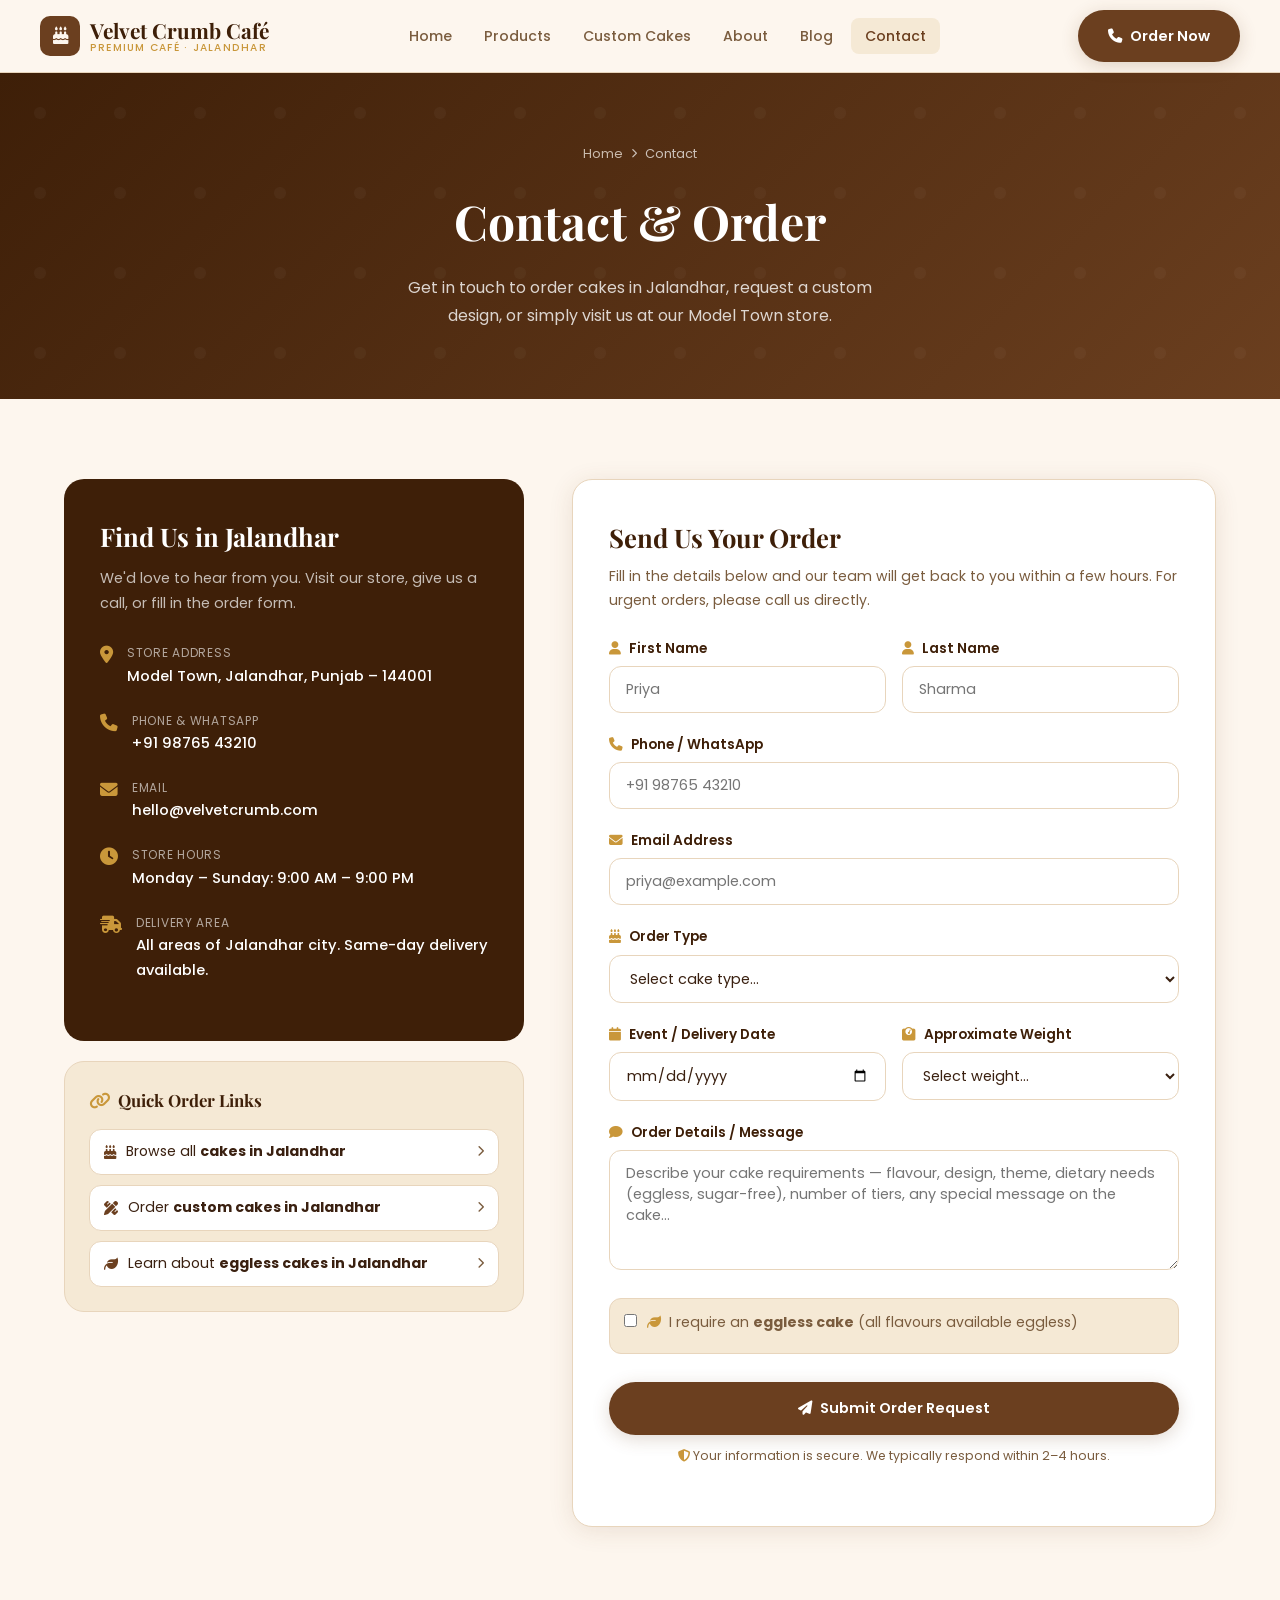
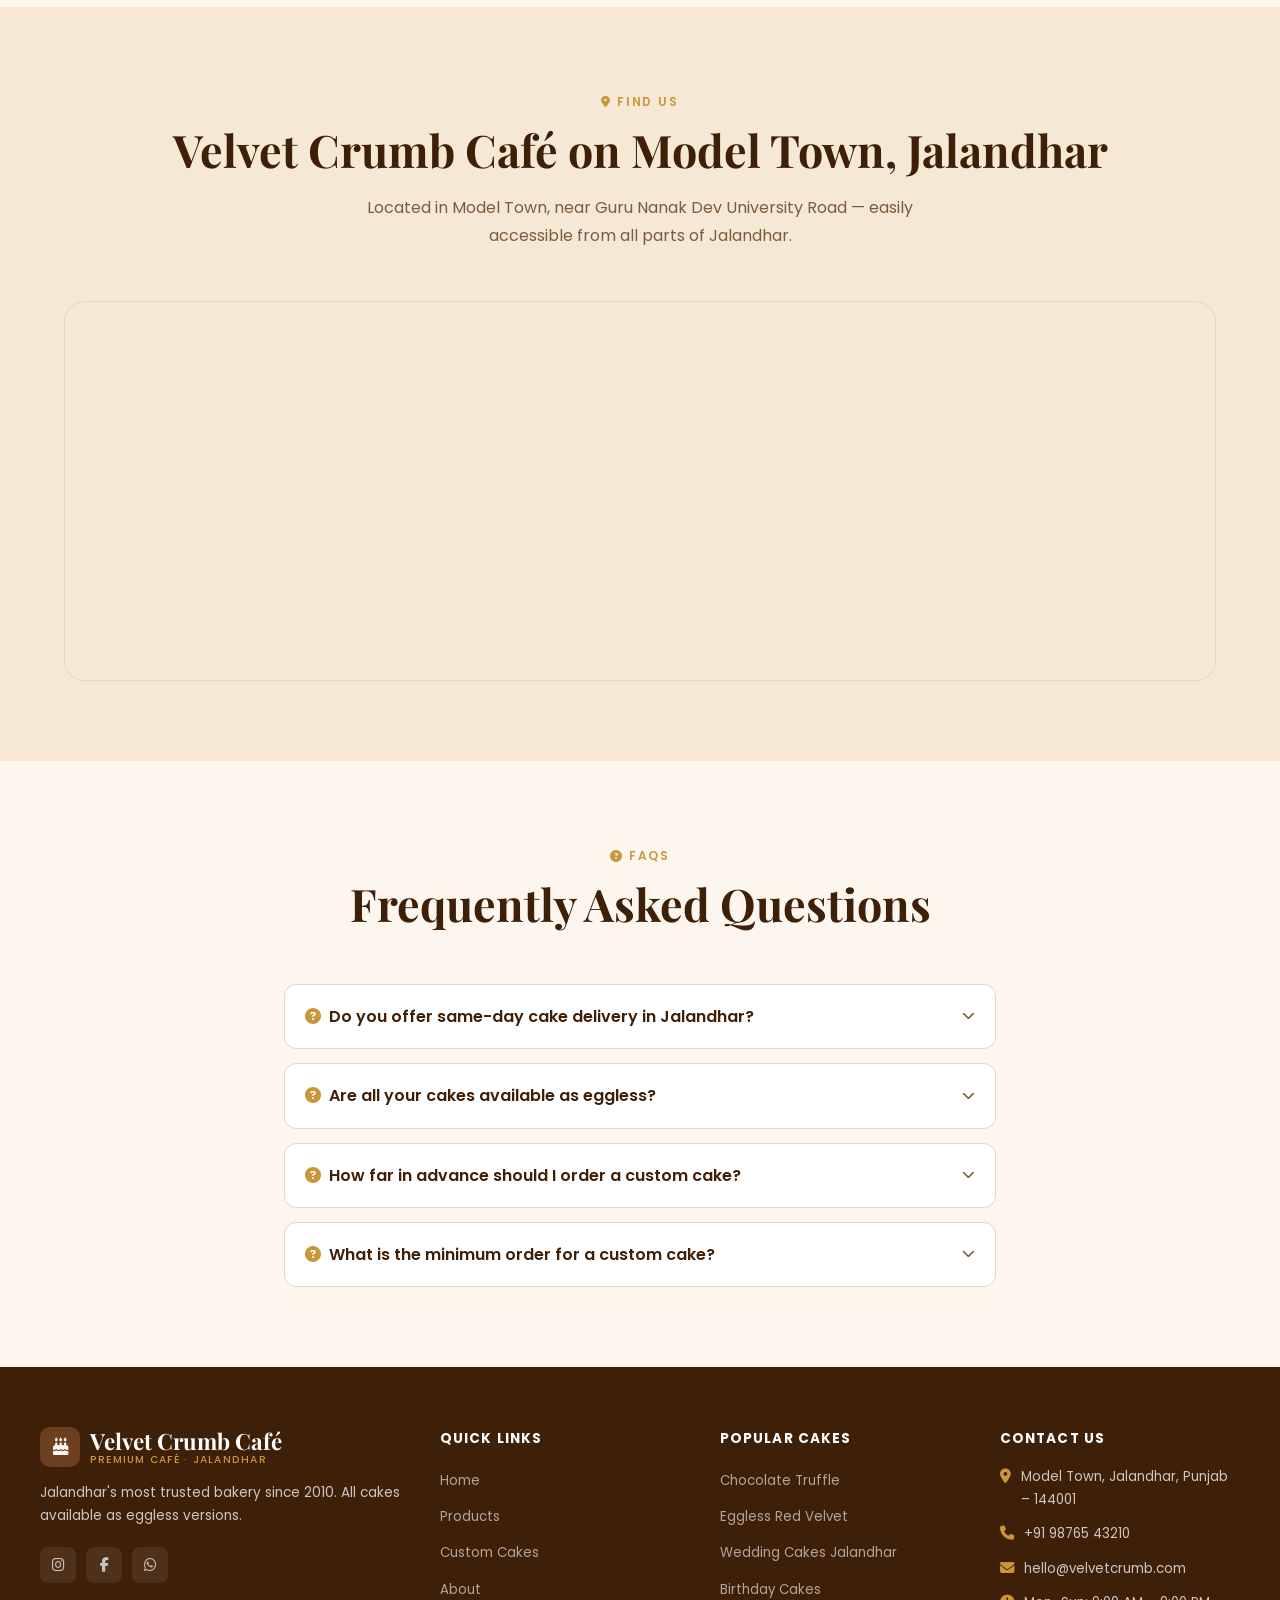
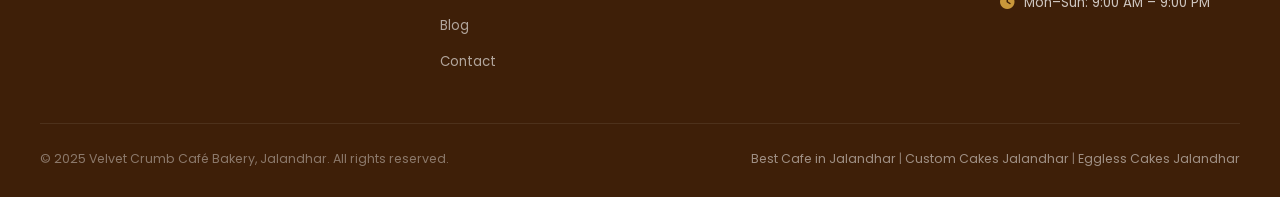
<file: contact.html>
<!DOCTYPE html>
<html lang="en">
<head>
  <!-- Google tag (gtag.js) -->
<script async src="https://www.googletagmanager.com/gtag/js?id=G-2YN5GV5LFN"></script>
<script>
  window.dataLayer = window.dataLayer || [];
  function gtag(){dataLayer.push(arguments);}
  gtag('js', new Date());

  gtag('config', 'G-2YN5GV5LFN');
</script>
  <meta charset="UTF-8" />
  <meta name="viewport" content="width=device-width, initial-scale=1.0" />
  <title>Contact Us | Order Cakes in Jalandhar – Velvet Crumb Café Bakery</title>
  <meta name="description" content="Contact Velvet Crumb Café to order cakes in Jalandhar. Visit our Model Town store, call us, or fill the order form for custom cakes, eggless cakes, and same-day delivery in Jalandhar." />
  <meta name="keywords" content="contact bakery Jalandhar, order cakes Jalandhar, cakes near me Jalandhar, Velvet Crumb Café contact, bakery phone number Jalandhar" />
  <meta name="robots" content="index, follow" />
  <link rel="canonical" href="https://cafe-website-snowy.vercel.app" />

  <script type="application/ld+json">
  {
    "@context": "https://schema.org",
    "@type": "Bakery",
    "name": "Velvet Crumb Café",
    "url": "https://www.velvetcrumb.in",
    "telephone": "+91-98765-43210",
    "email": "hello@velvetcrumb.com",
    "address": {
      "@type": "PostalAddress",
      "streetAddress": "Model Town",
      "addressLocality": "Jalandhar",
      "addressRegion": "Punjab",
      "postalCode": "144001",
      "addressCountry": "IN"
    },
    "geo": { "@type": "GeoCoordinates", "latitude": 31.3260, "longitude": 75.5762 },
    "openingHoursSpecification": [
      { "@type": "OpeningHoursSpecification", "dayOfWeek": ["Monday","Tuesday","Wednesday","Thursday","Friday","Saturday","Sunday"], "opens": "09:00", "closes": "21:00" }
    ]
  }
  </script>

  <link rel="stylesheet" href="https://cdnjs.cloudflare.com/ajax/libs/font-awesome/6.5.0/css/all.min.css" />
  <link rel="stylesheet" href="style.css" />
</head>
<body>

  <nav class="navbar" role="navigation" aria-label="Main navigation">
    <div class="navbar-inner">
      <a href="index.html" class="nav-logo"><div class="nav-logo-icon"><i class="fa-solid fa-cake-candles"></i></div><div class="nav-logo-text"><span class="brand">Velvet Crumb Café</span><span class="tagline">Premium Café · Jalandhar</span></div></a>
      <ul class="nav-links" id="navLinks">
        <li><a href="index.html">Home</a></li><li><a href="products.html">Products</a></li><li><a href="custom-cakes.html">Custom Cakes</a></li><li><a href="about.html">About</a></li><li><a href="blog.html">Blog</a></li><li><a href="contact.html" class="active">Contact</a></li>
      </ul>
      <a href="contact.html" class="btn btn-primary nav-cta"><i class="fa-solid fa-phone"></i> Order Now</a>
      <button class="nav-hamburger" onclick="document.getElementById('navLinks').classList.toggle('open')" aria-label="Toggle menu"><i class="fa-solid fa-bars"></i></button>
    </div>
  </nav>

  <!-- PAGE HERO -->
  <section class="page-hero">
    <div class="page-hero-content">
      <nav class="breadcrumb" aria-label="Breadcrumb"><a href="index.html">Home</a><i class="fa-solid fa-chevron-right"></i><span>Contact</span></nav>
      <h1>Contact & Order</h1>
      <p>Get in touch to order cakes in Jalandhar, request a custom design, or simply visit us at our Model Town store.</p>
    </div>
  </section>

  <!-- CONTACT SECTION -->
  <section class="section">
    <div class="container">
      <div class="contact-grid">
        <!-- Info -->
        <div>
          <div class="contact-info-card">
            <h2>Find Us in Jalandhar</h2>
            <p>We'd love to hear from you. Visit our store, give us a call, or fill in the order form.</p>

            <div class="contact-item">
              <i class="fa-solid fa-location-dot"></i>
              <div>
                <div class="ci-title">Store Address</div>
                <div class="ci-value">Model Town, Jalandhar, Punjab – 144001</div>
              </div>
            </div>
            <div class="contact-item">
              <i class="fa-solid fa-phone"></i>
              <div>
                <div class="ci-title">Phone & WhatsApp</div>
                <div class="ci-value">+91 98765 43210</div>
              </div>
            </div>
            <div class="contact-item">
              <i class="fa-solid fa-envelope"></i>
              <div>
                <div class="ci-title">Email</div>
                <div class="ci-value">hello@velvetcrumb.com</div>
              </div>
            </div>
            <div class="contact-item">
              <i class="fa-solid fa-clock"></i>
              <div>
                <div class="ci-title">Store Hours</div>
                <div class="ci-value">Monday – Sunday: 9:00 AM – 9:00 PM</div>
              </div>
            </div>
            <div class="contact-item">
              <i class="fa-solid fa-truck-fast"></i>
              <div>
                <div class="ci-title">Delivery Area</div>
                <div class="ci-value">All areas of Jalandhar city. Same-day delivery available.</div>
              </div>
            </div>
          </div>

          <!-- Quick Links -->
          <div style="background:var(--cream-dark); border-radius:var(--radius-lg); padding:24px; margin-top:20px; border:1px solid var(--border);">
            <h3 style="font-family:var(--font-display); font-size:1.05rem; color:var(--brown-dark); margin-bottom:14px;"><i class="fa-solid fa-link" style="color:var(--gold); margin-right:8px;"></i>Quick Order Links</h3>
            <div style="display:flex; flex-direction:column; gap:10px;">
              <a href="products.html" style="display:flex; align-items:center; gap:10px; padding:10px 14px; background:var(--white); border-radius:var(--radius); border:1px solid var(--border); font-size:0.88rem; color:var(--text); transition:all 0.2s;" onmouseenter="this.style.borderColor='var(--brown)'" onmouseleave="this.style.borderColor='var(--border)'">
                <i class="fa-solid fa-cake-candles" style="color:var(--brown);"></i>
                <span>Browse all <strong>cakes in Jalandhar</strong></span>
                <i class="fa-solid fa-chevron-right" style="margin-left:auto; font-size:0.7rem; color:var(--text-light);"></i>
              </a>
              <a href="custom-cakes.html" style="display:flex; align-items:center; gap:10px; padding:10px 14px; background:var(--white); border-radius:var(--radius); border:1px solid var(--border); font-size:0.88rem; color:var(--text); transition:all 0.2s;" onmouseenter="this.style.borderColor='var(--brown)'" onmouseleave="this.style.borderColor='var(--border)'">
                <i class="fa-solid fa-pen-ruler" style="color:var(--brown);"></i>
                <span>Order <strong>custom cakes in Jalandhar</strong></span>
                <i class="fa-solid fa-chevron-right" style="margin-left:auto; font-size:0.7rem; color:var(--text-light);"></i>
              </a>
              <a href="blog.html#eggless-cakes" style="display:flex; align-items:center; gap:10px; padding:10px 14px; background:var(--white); border-radius:var(--radius); border:1px solid var(--border); font-size:0.88rem; color:var(--text); transition:all 0.2s;" onmouseenter="this.style.borderColor='var(--brown)'" onmouseleave="this.style.borderColor='var(--border)'">
                <i class="fa-solid fa-leaf" style="color:var(--brown);"></i>
                <span>Learn about <strong>eggless cakes in Jalandhar</strong></span>
                <i class="fa-solid fa-chevron-right" style="margin-left:auto; font-size:0.7rem; color:var(--text-light);"></i>
              </a>
            </div>
          </div>
        </div>

        <!-- Form -->
        <div class="contact-form-card">
          <h2>Send Us Your Order</h2>
          <p>Fill in the details below and our team will get back to you within a few hours. For urgent orders, please call us directly.</p>

          <form action="#" method="POST" novalidate>
            <div style="display:grid; grid-template-columns:1fr 1fr; gap:16px;">
              <div class="form-group">
                <label for="first-name"><i class="fa-solid fa-user" style="color:var(--gold); margin-right:5px;"></i> First Name</label>
                <input type="text" id="first-name" name="first_name" placeholder="Priya" required />
              </div>
              <div class="form-group">
                <label for="last-name"><i class="fa-solid fa-user" style="color:var(--gold); margin-right:5px;"></i> Last Name</label>
                <input type="text" id="last-name" name="last_name" placeholder="Sharma" required />
              </div>
            </div>
            <div class="form-group">
              <label for="phone"><i class="fa-solid fa-phone" style="color:var(--gold); margin-right:5px;"></i> Phone / WhatsApp</label>
              <input type="tel" id="phone" name="phone" placeholder="+91 98765 43210" required />
            </div>
            <div class="form-group">
              <label for="email"><i class="fa-solid fa-envelope" style="color:var(--gold); margin-right:5px;"></i> Email Address</label>
              <input type="email" id="email" name="email" placeholder="priya@example.com" />
            </div>
            <div class="form-group">
              <label for="order-type"><i class="fa-solid fa-cake-candles" style="color:var(--gold); margin-right:5px;"></i> Order Type</label>
              <select id="order-type" name="order_type">
                <option value="">Select cake type...</option>
                <option value="standard">Standard Cake (from our menu)</option>
                <option value="custom">Custom Cake Design</option>
                <option value="wedding">Wedding Cake</option>
                <option value="eggless">Eggless Cake</option>
                <option value="corporate">Corporate / Bulk Order</option>
                <option value="pastry">Pastries / Small Bakes</option>
              </select>
            </div>
            <div style="display:grid; grid-template-columns:1fr 1fr; gap:16px;">
              <div class="form-group">
                <label for="event-date"><i class="fa-solid fa-calendar" style="color:var(--gold); margin-right:5px;"></i> Event / Delivery Date</label>
                <input type="date" id="event-date" name="event_date" />
              </div>
              <div class="form-group">
                <label for="weight"><i class="fa-solid fa-weight-scale" style="color:var(--gold); margin-right:5px;"></i> Approximate Weight</label>
                <select id="weight" name="weight">
                  <option value="">Select weight...</option>
                  <option value="0.5">0.5 kg</option>
                  <option value="1">1 kg</option>
                  <option value="1.5">1.5 kg</option>
                  <option value="2">2 kg</option>
                  <option value="3">3 kg</option>
                  <option value="5+">5 kg+</option>
                </select>
              </div>
            </div>
            <div class="form-group">
              <label for="message"><i class="fa-solid fa-comment" style="color:var(--gold); margin-right:5px;"></i> Order Details / Message</label>
              <textarea id="message" name="message" placeholder="Describe your cake requirements — flavour, design, theme, dietary needs (eggless, sugar-free), number of tiers, any special message on the cake..."></textarea>
            </div>
            <div class="form-group" style="display:flex; align-items:flex-start; gap:10px; background:var(--cream-dark); padding:12px 14px; border-radius:var(--radius); border:1px solid var(--border);">
              <input type="checkbox" id="eggless" name="eggless" style="width:auto; margin-top:3px;" />
              <label for="eggless" style="cursor:pointer; font-weight:400; font-size:0.88rem; color:var(--text-light);">
                <i class="fa-solid fa-leaf" style="color:var(--gold); margin-right:4px;"></i>
                I require an <strong>eggless cake</strong> (all flavours available eggless)
              </label>
            </div>
            <button type="submit" class="btn btn-primary" style="width:100%; justify-content:center; margin-top:8px; padding:16px;">
              <i class="fa-solid fa-paper-plane"></i> Submit Order Request
            </button>
            <p style="font-size:0.78rem; color:var(--text-light); text-align:center; margin-top:10px;">
              <i class="fa-solid fa-shield-halved" style="color:var(--gold);"></i>
              Your information is secure. We typically respond within 2–4 hours.
            </p>
          </form>
        </div>
      </div>
    </div>
  </section>

  <!-- MAP PLACEHOLDER -->
  <section class="section section-alt" aria-labelledby="map-heading">
    <div class="container">
      <div class="section-header centered">
        <span class="section-label"><i class="fa-solid fa-location-dot"></i> Find Us</span>
        <h2 id="map-heading" class="section-title">Velvet Crumb Café on Model Town, Jalandhar</h2>
        <p class="section-subtitle">Located in Model Town, near Guru Nanak Dev University Road — easily accessible from all parts of Jalandhar.</p>
      </div>
      <div style="background:var(--cream-dark); border-radius:var(--radius-lg); overflow:hidden; border:1px solid var(--border); height:380px; display:flex; align-items:center; justify-content:center; position:relative;">
        <!-- Google Maps Embed Placeholder -->
        <iframe
          title="Velvet Crumb Café Bakery location on Model Town, Jalandhar"
          src="https://www.google.com/maps/embed?pb=!1m18!1m12!1m3!1d3399.7!2d75.5762!3d31.3260!2m3!1f0!2f0!3f0!3m2!1i1024!2i768!4f13.1!3m3!1m2!1s0x0%3A0x0!2zMzHCsDM4JzAyLjQiTiA3NMKwNTInMjIuMyJF!5e0!3m2!1sen!2sin!4v1700000000000!5m2!1sen!2sin"
          width="100%" height="380" style="border:0; display:block;" allowfullscreen="" loading="lazy"
          referrerpolicy="no-referrer-when-downgrade">
        </iframe>
        <div style="position:absolute; inset:0; display:flex; align-items:center; justify-content:center; background:var(--cream-dark); flex-direction:column; gap:10px;" id="mapFallback">
          <i class="fa-solid fa-map-location-dot" style="font-size:3rem; color:var(--brown-light);"></i>
          <p style="font-size:0.88rem; color:var(--text-light);">Model Town, Jalandhar, Punjab – 144001</p>
          <a href="https://maps.google.com/?q=Lawrence+Road+Jalandhar" target="_blank" rel="noopener noreferrer" class="btn btn-primary" style="font-size:0.82rem;">
            <i class="fa-solid fa-map"></i> Open in Google Maps
          </a>
        </div>
      </div>
    </div>
  </section>

  <!-- FAQ -->
  <section class="section" aria-labelledby="faq-heading">
    <div class="container" style="max-width:760px;">
      <div class="section-header centered">
        <span class="section-label"><i class="fa-solid fa-circle-question"></i> FAQs</span>
        <h2 id="faq-heading" class="section-title">Frequently Asked Questions</h2>
      </div>
      <div style="display:flex; flex-direction:column; gap:14px;">
        <details style="background:var(--white); border:1px solid var(--border); border-radius:var(--radius); padding:18px 20px; cursor:pointer;">
          <summary style="font-weight:600; color:var(--brown-dark); list-style:none; display:flex; align-items:center; justify-content:space-between;">
            <span><i class="fa-solid fa-circle-question" style="color:var(--gold); margin-right:8px;"></i>Do you offer same-day cake delivery in Jalandhar?</span>
            <i class="fa-solid fa-chevron-down" style="color:var(--text-light); font-size:0.8rem;"></i>
          </summary>
          <p style="margin-top:12px; font-size:0.88rem; color:var(--text-light);">Yes! We offer same-day delivery for standard cakes ordered before 2:00 PM. For custom cakes, we require at least 3–5 days notice. We deliver across all areas of Jalandhar.</p>
        </details>
        <details style="background:var(--white); border:1px solid var(--border); border-radius:var(--radius); padding:18px 20px; cursor:pointer;">
          <summary style="font-weight:600; color:var(--brown-dark); list-style:none; display:flex; align-items:center; justify-content:space-between;">
            <span><i class="fa-solid fa-circle-question" style="color:var(--gold); margin-right:8px;"></i>Are all your cakes available as eggless?</span>
            <i class="fa-solid fa-chevron-down" style="color:var(--text-light); font-size:0.8rem;"></i>
          </summary>
          <p style="margin-top:12px; font-size:0.88rem; color:var(--text-light);">Yes, every cake on our menu — including all <a href="custom-cakes.html" style="color:var(--brown); font-weight:500;">custom cakes</a> — is available as a 100% eggless cake at no extra cost. Just tick the eggless option on your order form or mention it when you call.</p>
        </details>
        <details style="background:var(--white); border:1px solid var(--border); border-radius:var(--radius); padding:18px 20px; cursor:pointer;">
          <summary style="font-weight:600; color:var(--brown-dark); list-style:none; display:flex; align-items:center; justify-content:space-between;">
            <span><i class="fa-solid fa-circle-question" style="color:var(--gold); margin-right:8px;"></i>How far in advance should I order a custom cake?</span>
            <i class="fa-solid fa-chevron-down" style="color:var(--text-light); font-size:0.8rem;"></i>
          </summary>
          <p style="margin-top:12px; font-size:0.88rem; color:var(--text-light);">For standard cakes: 1–2 days. For custom single-tier cakes: 3–5 days. For wedding cakes or multi-tier cakes: 2–3 weeks. <a href="blog.html#custom-cake-guide" style="color:var(--brown); font-weight:500;">Read our full custom cake guide</a> for more tips.</p>
        </details>
        <details style="background:var(--white); border:1px solid var(--border); border-radius:var(--radius); padding:18px 20px; cursor:pointer;">
          <summary style="font-weight:600; color:var(--brown-dark); list-style:none; display:flex; align-items:center; justify-content:space-between;">
            <span><i class="fa-solid fa-circle-question" style="color:var(--gold); margin-right:8px;"></i>What is the minimum order for a custom cake?</span>
            <i class="fa-solid fa-chevron-down" style="color:var(--text-light); font-size:0.8rem;"></i>
          </summary>
          <p style="margin-top:12px; font-size:0.88rem; color:var(--text-light);">Our minimum custom cake size is 0.5 kg for a single-tier design. Prices start at ₹1,299/kg. Multi-tier wedding cakes have a minimum of 3 kg. See our <a href="custom-cakes.html" style="color:var(--brown); font-weight:500;">custom cakes pricing page</a> for full details.</p>
        </details>
      </div>
    </div>
  </section>

  <footer class="footer" role="contentinfo">
    <div class="footer-grid">
      <div class="footer-brand"><a href="index.html" class="nav-logo"><div class="nav-logo-icon"><i class="fa-solid fa-cake-candles"></i></div><div class="nav-logo-text"><span class="brand">Velvet Crumb Café</span><span class="tagline">Premium Café · Jalandhar</span></div></a><p>Jalandhar's most trusted bakery since 2010. All cakes available as eggless versions.</p><div class="social-links"><a href="#" class="social-link" aria-label="Instagram"><i class="fa-brands fa-instagram"></i></a><a href="#" class="social-link" aria-label="Facebook"><i class="fa-brands fa-facebook-f"></i></a><a href="#" class="social-link" aria-label="WhatsApp"><i class="fa-brands fa-whatsapp"></i></a></div></div>
      <div class="footer-col"><h4>Quick Links</h4><ul><li><a href="index.html">Home</a></li><li><a href="products.html">Products</a></li><li><a href="custom-cakes.html">Custom Cakes</a></li><li><a href="about.html">About</a></li><li><a href="blog.html">Blog</a></li><li><a href="contact.html">Contact</a></li></ul></div>
      <div class="footer-col"><h4>Popular Cakes</h4><ul><li><a href="products.html">Chocolate Truffle</a></li><li><a href="products.html">Eggless Red Velvet</a></li><li><a href="custom-cakes.html">Wedding Cakes Jalandhar</a></li><li><a href="custom-cakes.html">Birthday Cakes</a></li></ul></div>
      <div class="footer-col"><h4>Contact Us</h4><div class="footer-contact-item"><i class="fa-solid fa-location-dot"></i><span>Model Town, Jalandhar, Punjab – 144001</span></div><div class="footer-contact-item"><i class="fa-solid fa-phone"></i><span>+91 98765 43210</span></div><div class="footer-contact-item"><i class="fa-solid fa-envelope"></i><span>hello@velvetcrumb.com</span></div><div class="footer-contact-item"><i class="fa-solid fa-clock"></i><span>Mon–Sun: 9:00 AM – 9:00 PM</span></div></div>
    </div>
    <div class="footer-bottom"><p>&copy; 2025 Velvet Crumb Café Bakery, Jalandhar. All rights reserved.</p><p><a href="index.html" style="color:rgba(255,255,255,0.5);">Best Cafe in Jalandhar</a> | <a href="custom-cakes.html" style="color:rgba(255,255,255,0.5);">Custom Cakes Jalandhar</a> | <a href="products.html" style="color:rgba(255,255,255,0.5);">Eggless Cakes Jalandhar</a></p></div>
  </footer>

  <script>
    // Hide map fallback if iframe loads
    const iframe = document.querySelector('iframe');
    if (iframe) {
      iframe.addEventListener('load', function() {
        const fallback = document.getElementById('mapFallback');
        if (fallback) fallback.style.display = 'none';
      });
    }
    // FAQ chevron toggle
    document.querySelectorAll('details').forEach(d => {
      d.addEventListener('toggle', function() {
        const icon = this.querySelector('.fa-chevron-down');
        if (icon) icon.style.transform = this.open ? 'rotate(180deg)' : '';
      });
    });
  </script>

</body>
</html>
</file>
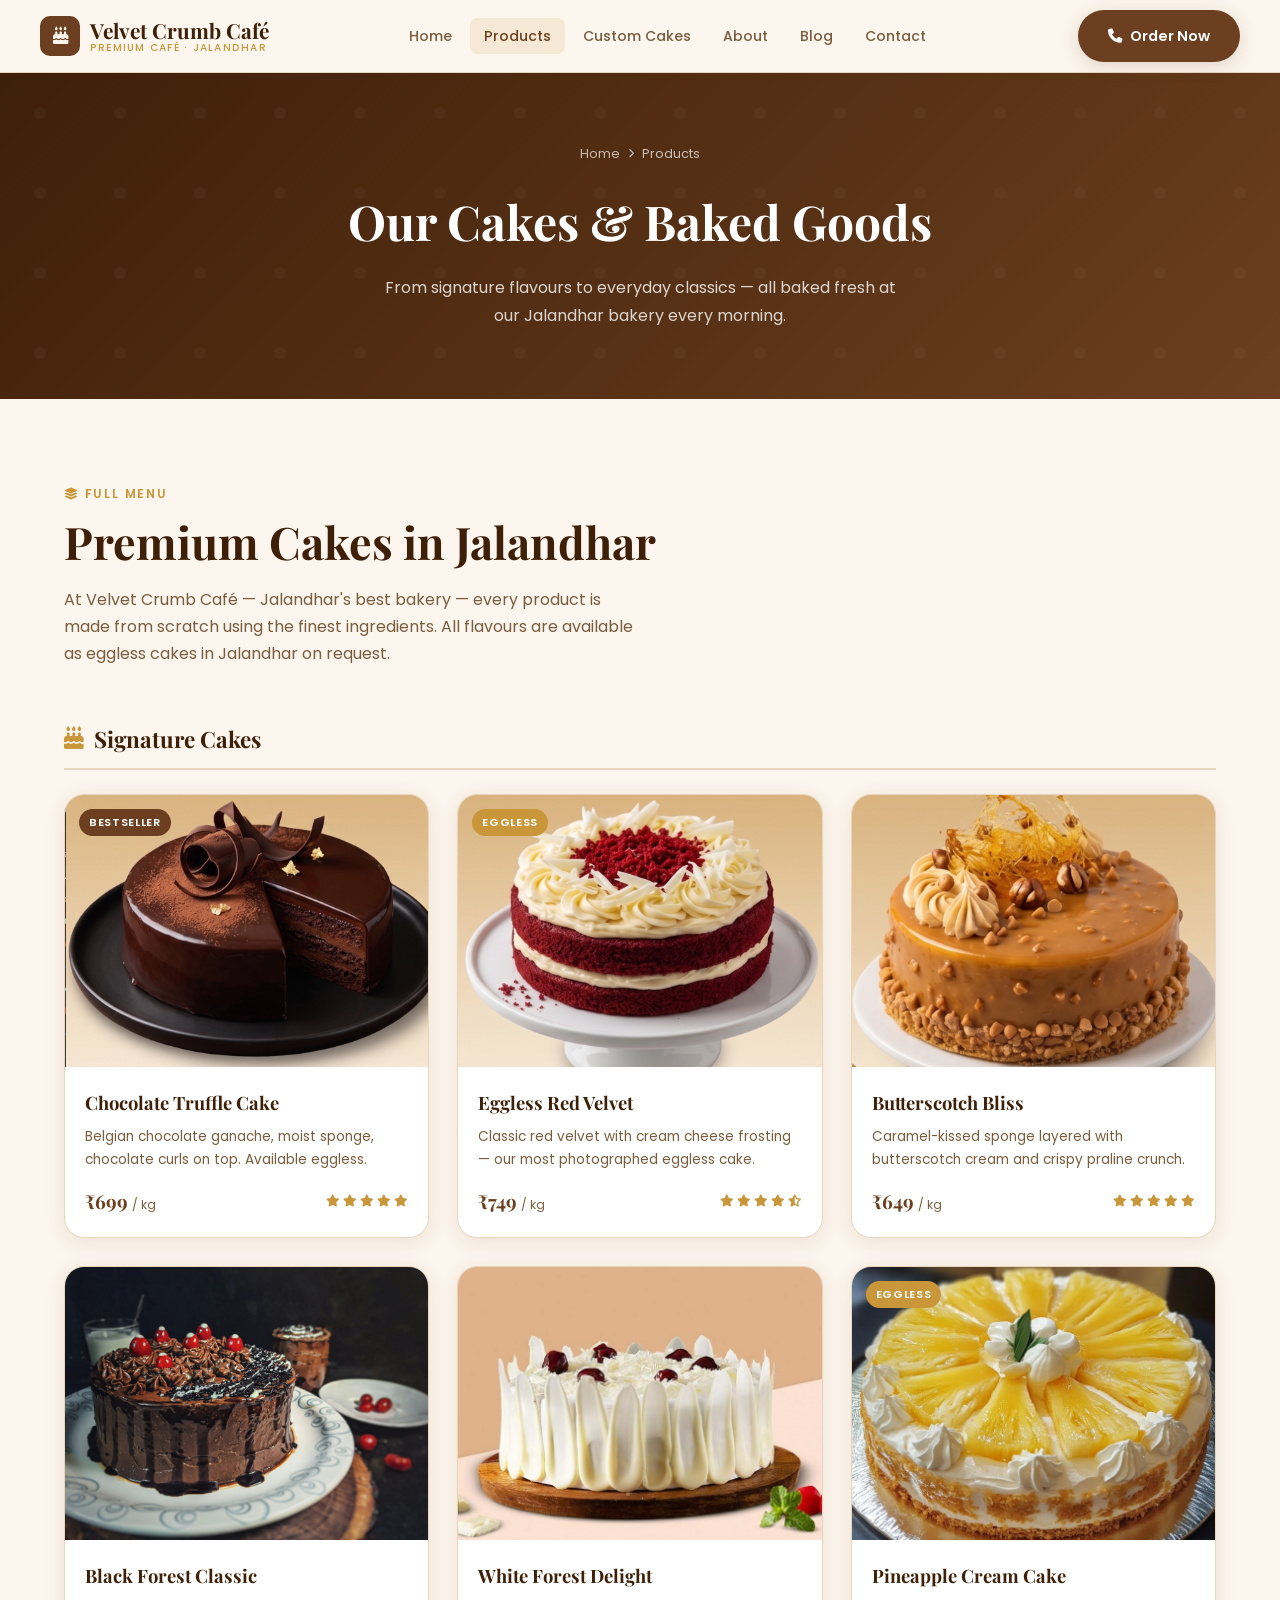
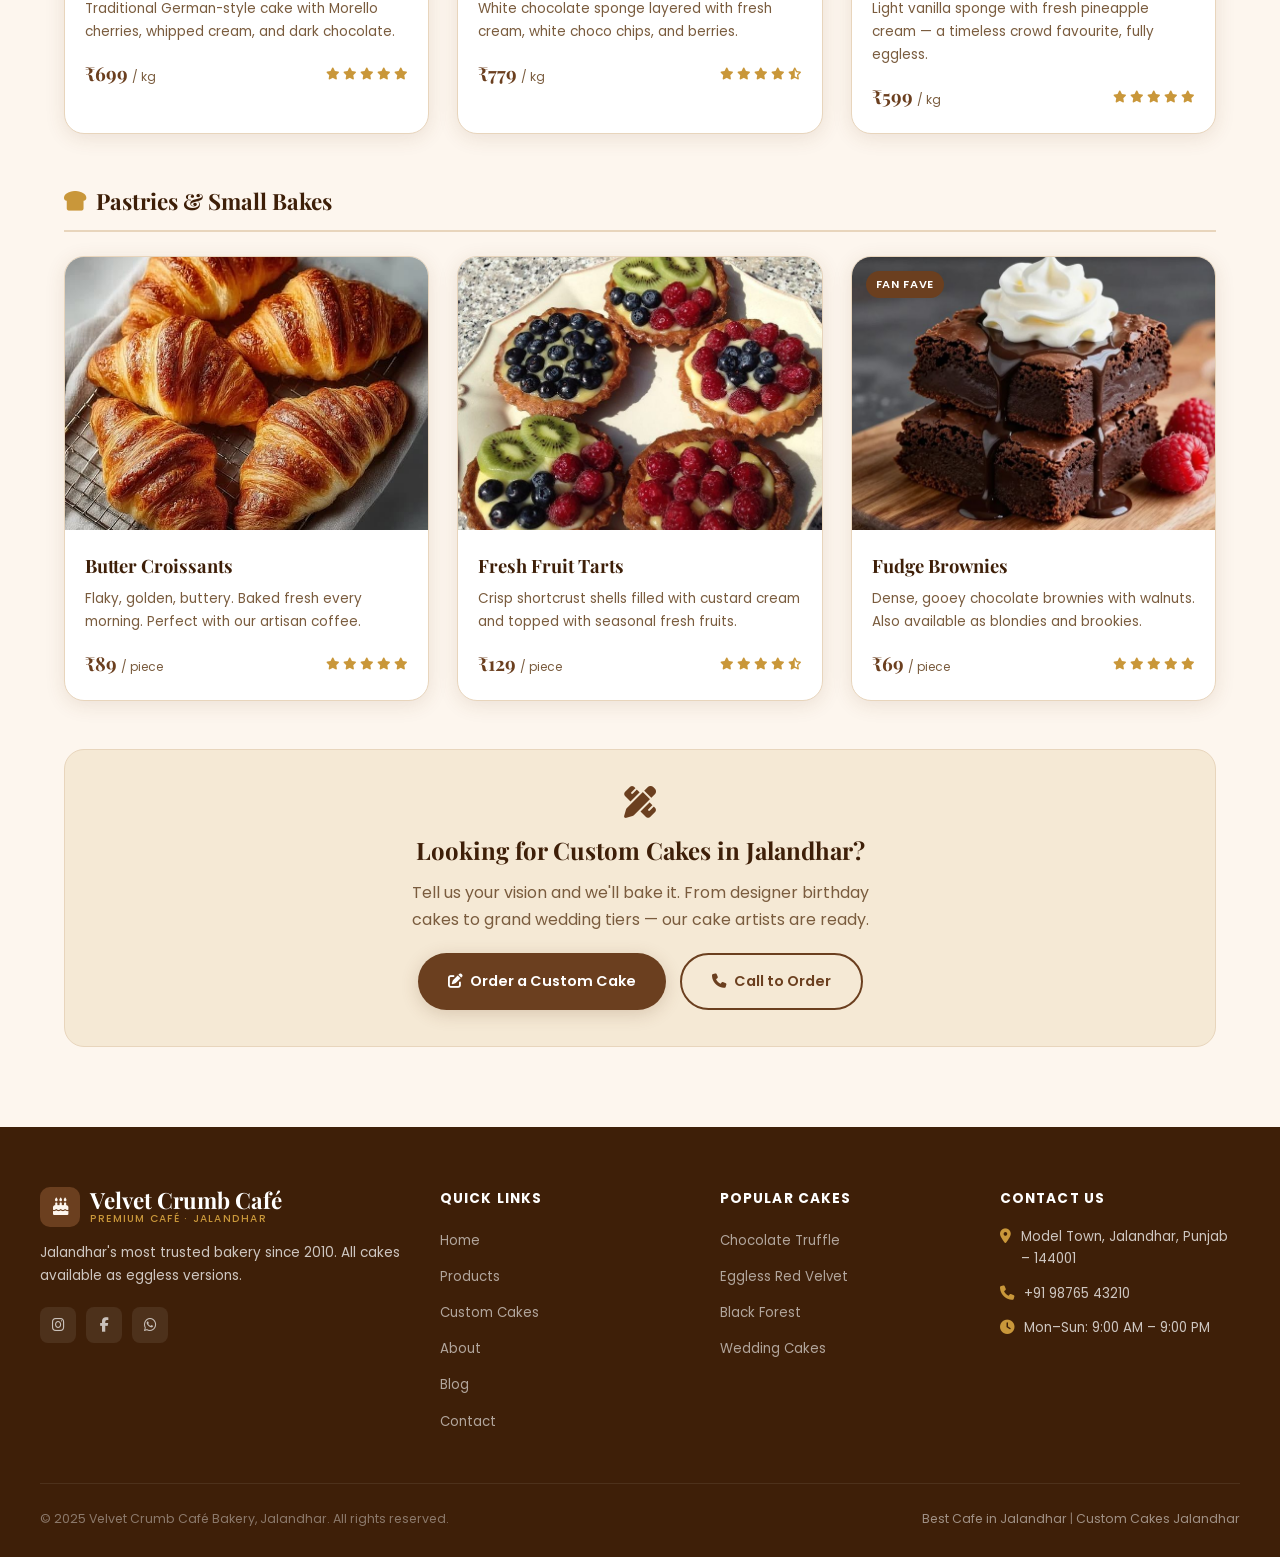
<file: products.html>
<!DOCTYPE html>
<html lang="en">
<head>
  <!-- Google tag (gtag.js) -->
<script async src="https://www.googletagmanager.com/gtag/js?id=G-2YN5GV5LFN"></script>
<script>
  window.dataLayer = window.dataLayer || [];
  function gtag(){dataLayer.push(arguments);}
  gtag('js', new Date());

  gtag('config', 'G-2YN5GV5LFN');
</script>
  <meta charset="UTF-8" />
  <meta name="viewport" content="width=device-width, initial-scale=1.0" />
  <title>Cakes & Products | Velvet Crumb Café – Best Cafe in Jalandhar</title>
  <meta name="description" content="Browse Velvet Crumb Café's full range of cakes in Jalandhar — chocolate truffle, red velvet, eggless cakes, pastries, and more. Order cakes in Jalandhar online today." />
  <meta name="keywords" content="cakes Jalandhar, eggless cakes Jalandhar, best bakery Jalandhar products, buy cakes Jalandhar, pastries Jalandhar, birthday cakes Jalandhar" />
  <meta name="robots" content="index, follow" />
  <link rel="canonical" href="https://cafe-website-snowy.vercel.app" />

  <script type="application/ld+json">
  {
    "@context": "https://schema.org",
    "@type": "Bakery",
    "name": "Velvet Crumb Café",
    "url": "https://www.velvetcrumb.in",
    "address": { "@type": "PostalAddress", "addressLocality": "Jalandhar", "addressRegion": "Punjab", "addressCountry": "IN" },
    "hasOfferCatalog": {
      "@type": "OfferCatalog",
      "name": "Velvet Crumb Café Cake Menu",
      "itemListElement": [
        { "@type": "Offer", "name": "Chocolate Truffle Cake", "price": "699", "priceCurrency": "INR" },
        { "@type": "Offer", "name": "Eggless Red Velvet", "price": "749", "priceCurrency": "INR" },
        { "@type": "Offer", "name": "Custom Fondant Cake", "price": "1299", "priceCurrency": "INR" }
      ]
    }
  }
  </script>

  <link rel="stylesheet" href="https://cdnjs.cloudflare.com/ajax/libs/font-awesome/6.5.0/css/all.min.css" />
  <link rel="stylesheet" href="style.css" />
</head>
<body>

  <nav class="navbar" role="navigation" aria-label="Main navigation">
    <div class="navbar-inner">
      <a href="index.html" class="nav-logo">
        <div class="nav-logo-icon"><i class="fa-solid fa-cake-candles"></i></div>
        <div class="nav-logo-text"><span class="brand">Velvet Crumb Café</span><span class="tagline">Premium Café · Jalandhar</span></div>
      </a>
      <ul class="nav-links" id="navLinks">
        <li><a href="index.html">Home</a></li>
        <li><a href="products.html" class="active">Products</a></li>
        <li><a href="custom-cakes.html">Custom Cakes</a></li>
        <li><a href="about.html">About</a></li>
        <li><a href="blog.html">Blog</a></li>
        <li><a href="contact.html">Contact</a></li>
      </ul>
      <a href="contact.html" class="btn btn-primary nav-cta"><i class="fa-solid fa-phone"></i> Order Now</a>
      <button class="nav-hamburger" onclick="document.getElementById('navLinks').classList.toggle('open')" aria-label="Toggle menu"><i class="fa-solid fa-bars"></i></button>
    </div>
  </nav>

  <!-- PAGE HERO -->
  <section class="page-hero">
    <div class="page-hero-content">
      <nav class="breadcrumb" aria-label="Breadcrumb">
        <a href="index.html">Home</a><i class="fa-solid fa-chevron-right"></i><span>Products</span>
      </nav>
      <h1>Our Cakes & Baked Goods</h1>
      <p>From signature flavours to everyday classics — all baked fresh at our Jalandhar bakery every morning.</p>
    </div>
  </section>

  <!-- INTRO -->
  <section class="section">
    <div class="container">
      <div class="section-header">
        <span class="section-label"><i class="fa-solid fa-layer-group"></i> Full Menu</span>
        <h2 class="section-title">Premium Cakes in Jalandhar</h2>
        <p class="section-subtitle">At Velvet Crumb Café — Jalandhar's best bakery — every product is made from scratch using the finest ingredients. All flavours are available as eggless cakes in Jalandhar on request.</p>
      </div>

      <!-- Category: Signature Cakes -->
      <h2 style="font-family:var(--font-display);font-size:1.4rem;color:var(--brown-dark);margin-bottom:24px;padding-bottom:10px;border-bottom:2px solid var(--border);display:flex;align-items:center;gap:10px;">
        <i class="fa-solid fa-cake-candles" style="color:var(--gold);"></i> Signature Cakes
      </h2>
      <div class="product-grid" style="margin-bottom:48px;">
        <article class="product-card">
          <div class="product-card-img">
            <i class="fa-solid fa-cake-candles"></i>
            <img src="/media/chocolate truffle.png" alt="Chocolate truffle cake from best cafe in Jalandhar" loading="lazy" onerror="this.style.display='none'" style="position:absolute;inset:0;width:100%;height:100%;object-fit:cover;"/>
            <span class="product-badge">Bestseller</span>
          </div>
          <div class="product-card-body">
            <h3>Chocolate Truffle Cake</h3>
            <p>Belgian chocolate ganache, moist sponge, chocolate curls on top. Available eggless.</p>
            <div class="product-footer">
              <div class="price">₹699 <span>/ kg</span></div>
              <div class="stars"><i class="fa-solid fa-star"></i><i class="fa-solid fa-star"></i><i class="fa-solid fa-star"></i><i class="fa-solid fa-star"></i><i class="fa-solid fa-star"></i></div>
            </div>
          </div>
        </article>
        <article class="product-card">
          <div class="product-card-img">
            <i class="fa-solid fa-cake-candles"></i>
            <img src="/media/red velvet.png" alt="Eggless red velvet cake Jalandhar – Velvet Crumb Café" loading="lazy" onerror="this.style.display='none'" style="position:absolute;inset:0;width:100%;height:100%;object-fit:cover;"/>
            <span class="product-badge" style="background:var(--gold);">Eggless</span>
          </div>
          <div class="product-card-body">
            <h3>Eggless Red Velvet</h3>
            <p>Classic red velvet with cream cheese frosting — our most photographed eggless cake.</p>
            <div class="product-footer">
              <div class="price">₹749 <span>/ kg</span></div>
              <div class="stars"><i class="fa-solid fa-star"></i><i class="fa-solid fa-star"></i><i class="fa-solid fa-star"></i><i class="fa-solid fa-star"></i><i class="fa-solid fa-star-half-stroke"></i></div>
            </div>
          </div>
        </article>
        <article class="product-card">
          <div class="product-card-img">
            <i class="fa-solid fa-cake-candles"></i>
            <img src="/media/butterscotch.png" alt="Butterscotch cake cakes Jalandhar bakery" loading="lazy" onerror="this.style.display='none'" style="position:absolute;inset:0;width:100%;height:100%;object-fit:cover;"/>
          </div>
          <div class="product-card-body">
            <h3>Butterscotch Bliss</h3>
            <p>Caramel-kissed sponge layered with butterscotch cream and crispy praline crunch.</p>
            <div class="product-footer">
              <div class="price">₹649 <span>/ kg</span></div>
              <div class="stars"><i class="fa-solid fa-star"></i><i class="fa-solid fa-star"></i><i class="fa-solid fa-star"></i><i class="fa-solid fa-star"></i><i class="fa-solid fa-star"></i></div>
            </div>
          </div>
        </article>
        <article class="product-card">
          <div class="product-card-img">
            <i class="fa-solid fa-cake-candles"></i>
            <img src="/media/black forest.jpg" alt="Black forest cake fresh bakery in Jalandhar" loading="lazy" onerror="this.style.display='none'" style="position:absolute;inset:0;width:100%;height:100%;object-fit:cover;"/>
          </div>
          <div class="product-card-body">
            <h3>Black Forest Classic</h3>
            <p>Traditional German-style cake with Morello cherries, whipped cream, and dark chocolate.</p>
            <div class="product-footer">
              <div class="price">₹699 <span>/ kg</span></div>
              <div class="stars"><i class="fa-solid fa-star"></i><i class="fa-solid fa-star"></i><i class="fa-solid fa-star"></i><i class="fa-solid fa-star"></i><i class="fa-solid fa-star"></i></div>
            </div>
          </div>
        </article>
        <article class="product-card">
          <div class="product-card-img">
            <i class="fa-solid fa-cake-candles"></i>
            <img src="/media/white forest.jpg" alt="White forest cake Jalandhar bakery special" loading="lazy" onerror="this.style.display='none'" style="position:absolute;inset:0;width:100%;height:100%;object-fit:cover;"/>
          </div>
          <div class="product-card-body">
            <h3>White Forest Delight</h3>
            <p>White chocolate sponge layered with fresh cream, white choco chips, and berries.</p>
            <div class="product-footer">
              <div class="price">₹779 <span>/ kg</span></div>
              <div class="stars"><i class="fa-solid fa-star"></i><i class="fa-solid fa-star"></i><i class="fa-solid fa-star"></i><i class="fa-solid fa-star"></i><i class="fa-solid fa-star-half-stroke"></i></div>
            </div>
          </div>
        </article>
        <article class="product-card">
          <div class="product-card-img">
            <i class="fa-solid fa-cake-candles"></i>
            <img src="/media/Pineapple cake.jpg" alt="Fresh pineapple cake – popular cakes Jalandhar" loading="lazy" onerror="this.style.display='none'" style="position:absolute;inset:0;width:100%;height:100%;object-fit:cover;"/>
            <span class="product-badge" style="background:var(--gold);">Eggless</span>
          </div>
          <div class="product-card-body">
            <h3>Pineapple Cream Cake</h3>
            <p>Light vanilla sponge with fresh pineapple cream — a timeless crowd favourite, fully eggless.</p>
            <div class="product-footer">
              <div class="price">₹599 <span>/ kg</span></div>
              <div class="stars"><i class="fa-solid fa-star"></i><i class="fa-solid fa-star"></i><i class="fa-solid fa-star"></i><i class="fa-solid fa-star"></i><i class="fa-solid fa-star"></i></div>
            </div>
          </div>
        </article>
      </div>

      <!-- Category: Pastries & Bakes -->
      <h2 style="font-family:var(--font-display);font-size:1.4rem;color:var(--brown-dark);margin-bottom:24px;padding-bottom:10px;border-bottom:2px solid var(--border);display:flex;align-items:center;gap:10px;">
        <i class="fa-solid fa-bread-slice" style="color:var(--gold);"></i> Pastries & Small Bakes
      </h2>
      <div class="product-grid" style="margin-bottom:48px;">
        <article class="product-card">
          <div class="product-card-img"><i class="fa-solid fa-cookie"></i><img src="/media/Butter Croissants.jpg" alt="Butter croissant fresh baked Jalandhar bakery" loading="lazy" onerror="this.style.display='none'" style="position:absolute;inset:0;width:100%;height:100%;object-fit:cover;"/></div>
          <div class="product-card-body">
            <h3>Butter Croissants</h3>
            <p>Flaky, golden, buttery. Baked fresh every morning. Perfect with our artisan coffee.</p>
            <div class="product-footer"><div class="price">₹89 <span>/ piece</span></div><div class="stars"><i class="fa-solid fa-star"></i><i class="fa-solid fa-star"></i><i class="fa-solid fa-star"></i><i class="fa-solid fa-star"></i><i class="fa-solid fa-star"></i></div></div>
          </div>
        </article>
        <article class="product-card">
          <div class="product-card-img"><i class="fa-solid fa-cookie-bite"></i><img src="/media/fruit tarts.jpg" alt="Fruit tarts dessert Jalandhar bakery" loading="lazy" onerror="this.style.display='none'" style="position:absolute;inset:0;width:100%;height:100%;object-fit:cover;"/></div>
          <div class="product-card-body">
            <h3>Fresh Fruit Tarts</h3>
            <p>Crisp shortcrust shells filled with custard cream and topped with seasonal fresh fruits.</p>
            <div class="product-footer"><div class="price">₹129 <span>/ piece</span></div><div class="stars"><i class="fa-solid fa-star"></i><i class="fa-solid fa-star"></i><i class="fa-solid fa-star"></i><i class="fa-solid fa-star"></i><i class="fa-solid fa-star-half-stroke"></i></div></div>
          </div>
        </article>
        <article class="product-card">
          <div class="product-card-img"><i class="fa-solid fa-mug-hot"></i><img src="/media/Fudge Brownies.jpg" alt="Fudge brownie bakery Jalandhar sweet shop" loading="lazy" onerror="this.style.display='none'" style="position:absolute;inset:0;width:100%;height:100%;object-fit:cover;"/><span class="product-badge">Fan Fave</span></div>
          <div class="product-card-body">
            <h3>Fudge Brownies</h3>
            <p>Dense, gooey chocolate brownies with walnuts. Also available as blondies and brookies.</p>
            <div class="product-footer"><div class="price">₹69 <span>/ piece</span></div><div class="stars"><i class="fa-solid fa-star"></i><i class="fa-solid fa-star"></i><i class="fa-solid fa-star"></i><i class="fa-solid fa-star"></i><i class="fa-solid fa-star"></i></div></div>
          </div>
        </article>
      </div>

      <!-- CTA to custom cakes -->
      <div style="background:var(--cream-dark); border-radius:var(--radius-lg); padding:36px; text-align:center; border:1px solid var(--border);">
        <i class="fa-solid fa-pen-ruler" style="font-size:2rem; color:var(--brown); margin-bottom:12px; display:block;"></i>
        <h3 style="font-family:var(--font-display); font-size:1.5rem; color:var(--brown-dark); margin-bottom:8px;">Looking for Custom Cakes in Jalandhar?</h3>
        <p style="color:var(--text-light); margin-bottom:20px; max-width:480px; margin-left:auto; margin-right:auto;">Tell us your vision and we'll bake it. From designer birthday cakes to grand wedding tiers — our cake artists are ready.</p>
        <div style="display:flex; gap:14px; justify-content:center; flex-wrap:wrap;">
          <a href="custom-cakes.html" class="btn btn-primary"><i class="fa-solid fa-pen-to-square"></i> Order a Custom Cake</a>
          <a href="contact.html" class="btn btn-outline"><i class="fa-solid fa-phone"></i> Call to Order</a>
        </div>
      </div>
    </div>
  </section>

  <!-- FOOTER -->
  <footer class="footer" role="contentinfo">
    <div class="footer-grid">
      <div class="footer-brand">
        <a href="index.html" class="nav-logo"><div class="nav-logo-icon"><i class="fa-solid fa-cake-candles"></i></div><div class="nav-logo-text"><span class="brand">Velvet Crumb Café</span><span class="tagline">Premium Café · Jalandhar</span></div></a>
        <p>Jalandhar's most trusted bakery since 2010. All cakes available as eggless versions.</p>
        <div class="social-links">
          <a href="#" class="social-link" aria-label="Instagram"><i class="fa-brands fa-instagram"></i></a>
          <a href="#" class="social-link" aria-label="Facebook"><i class="fa-brands fa-facebook-f"></i></a>
          <a href="#" class="social-link" aria-label="WhatsApp"><i class="fa-brands fa-whatsapp"></i></a>
        </div>
      </div>
      <div class="footer-col"><h4>Quick Links</h4><ul><li><a href="index.html">Home</a></li><li><a href="products.html">Products</a></li><li><a href="custom-cakes.html">Custom Cakes</a></li><li><a href="about.html">About</a></li><li><a href="blog.html">Blog</a></li><li><a href="contact.html">Contact</a></li></ul></div>
      <div class="footer-col"><h4>Popular Cakes</h4><ul><li><a href="products.html">Chocolate Truffle</a></li><li><a href="products.html">Eggless Red Velvet</a></li><li><a href="products.html">Black Forest</a></li><li><a href="custom-cakes.html">Wedding Cakes</a></li></ul></div>
      <div class="footer-col"><h4>Contact Us</h4><div class="footer-contact-item"><i class="fa-solid fa-location-dot"></i><span>Model Town, Jalandhar, Punjab – 144001</span></div><div class="footer-contact-item"><i class="fa-solid fa-phone"></i><span>+91 98765 43210</span></div><div class="footer-contact-item"><i class="fa-solid fa-clock"></i><span>Mon–Sun: 9:00 AM – 9:00 PM</span></div></div>
    </div>
    <div class="footer-bottom">
      <p>&copy; 2025 Velvet Crumb Café Bakery, Jalandhar. All rights reserved.</p>
      <p><a href="index.html" style="color:rgba(255,255,255,0.5);">Best Cafe in Jalandhar</a> | <a href="custom-cakes.html" style="color:rgba(255,255,255,0.5);">Custom Cakes Jalandhar</a></p>
    </div>
  </footer>

</body>
</html>
</file>
<file: style.css>
/* ============================================================
   VELVET CRUMB CAFÉ — PREMIUM CAFÉ | JALANDHAR
   style.css — Main Stylesheet
   ============================================================ */

/* --- Google Fonts --- */
@import url('https://fonts.googleapis.com/css2?family=Playfair+Display:ital,wght@0,400;0,600;0,700;1,400&family=Poppins:wght@300;400;500;600&display=swap');

/* --- CSS Variables --- */
:root {
  --cream:       #fdf6ee;
  --cream-dark:  #f5e9d5;
  --brown:       #6b3f1f;
  --brown-light: #a0622b;
  --brown-dark:  #3e1f08;
  --pink:        #f4c2c2;
  --pink-dark:   #e8a0a0;
  --gold:        #c9973a;
  --white:       #ffffff;
  --text:        #3a2010;
  --text-light:  #7a5c3e;
  --border:      #e8d5bc;
  --shadow:      rgba(107, 63, 31, 0.12);
  --shadow-md:   rgba(107, 63, 31, 0.2);

  --font-display: 'Playfair Display', Georgia, serif;
  --font-body:    'Poppins', sans-serif;

  --radius:    12px;
  --radius-lg: 20px;
  --transition: 0.3s ease;
  --max-w:     1200px;
}

/* --- Reset & Base --- */
*, *::before, *::after { box-sizing: border-box; margin: 0; padding: 0; }

html { scroll-behavior: smooth; font-size: 16px; }

body {
  font-family: var(--font-body);
  background-color: var(--cream);
  color: var(--text);
  line-height: 1.7;
}

img { max-width: 100%; display: block; }
a  { text-decoration: none; color: inherit; }
ul { list-style: none; }

/* --- Utility --- */
.container { max-width: var(--max-w); margin: 0 auto; padding: 0 24px; }

.section { padding: 80px 0; }
.section-alt { background-color: var(--cream-dark); }

.section-label {
  display: inline-block;
  font-family: var(--font-body);
  font-size: 0.75rem;
  font-weight: 600;
  letter-spacing: 0.15em;
  text-transform: uppercase;
  color: var(--gold);
  margin-bottom: 10px;
}

.section-title {
  font-family: var(--font-display);
  font-size: clamp(1.8rem, 4vw, 2.8rem);
  font-weight: 700;
  color: var(--brown-dark);
  line-height: 1.25;
  margin-bottom: 16px;
}

.section-subtitle {
  font-size: 1rem;
  color: var(--text-light);
  max-width: 580px;
}

.section-header { margin-bottom: 52px; }
.section-header.centered { text-align: center; }
.section-header.centered .section-subtitle { margin: 0 auto; }

/* --- Buttons --- */
.btn {
  display: inline-flex;
  align-items: center;
  gap: 8px;
  padding: 14px 30px;
  border-radius: 50px;
  font-family: var(--font-body);
  font-size: 0.9rem;
  font-weight: 600;
  cursor: pointer;
  transition: all var(--transition);
  border: none;
}

.btn-primary {
  background-color: var(--brown);
  color: var(--white);
  box-shadow: 0 4px 18px var(--shadow-md);
}
.btn-primary:hover { background-color: var(--brown-dark); transform: translateY(-2px); box-shadow: 0 8px 24px var(--shadow-md); }

.btn-outline {
  background-color: transparent;
  color: var(--brown);
  border: 2px solid var(--brown);
}
.btn-outline:hover { background-color: var(--brown); color: var(--white); }

.btn-gold {
  background-color: var(--gold);
  color: var(--white);
  box-shadow: 0 4px 18px rgba(201, 151, 58, 0.3);
}
.btn-gold:hover { background-color: #b5842e; transform: translateY(-2px); }

/* --- Navbar --- */
.navbar {
  position: sticky;
  top: 0;
  z-index: 1000;
  background: rgba(253, 246, 238, 0.96);
  backdrop-filter: blur(12px);
  border-bottom: 1px solid var(--border);
  padding: 0 24px;
}

.navbar-inner {
  max-width: var(--max-w);
  margin: 0 auto;
  display: flex;
  align-items: center;
  justify-content: space-between;
  height: 72px;
}

.nav-logo {
  display: flex;
  align-items: center;
  gap: 10px;
}

.nav-logo-icon {
  width: 40px; height: 40px;
  background: var(--brown);
  border-radius: 10px;
  display: flex; align-items: center; justify-content: center;
  color: var(--cream);
  font-size: 1.1rem;
}

.nav-logo-text {
  display: flex;
  flex-direction: column;
  line-height: 1.1;
}

.nav-logo-text .brand { font-family: var(--font-display); font-size: 1.3rem; font-weight: 700; color: var(--brown-dark); }
.nav-logo-text .tagline { font-size: 0.65rem; letter-spacing: 0.12em; text-transform: uppercase; color: var(--gold); font-weight: 500; }

.nav-links {
  display: flex;
  align-items: center;
  gap: 4px;
}

.nav-links a {
  padding: 8px 14px;
  border-radius: 8px;
  font-size: 0.88rem;
  font-weight: 500;
  color: var(--text-light);
  transition: all var(--transition);
}
.nav-links a:hover, .nav-links a.active { color: var(--brown); background: var(--cream-dark); }

.nav-cta { margin-left: 12px; }

.nav-hamburger {
  display: none;
  background: none;
  border: none;
  font-size: 1.3rem;
  color: var(--brown);
  cursor: pointer;
}

/* --- Mobile Nav --- */
@media (max-width: 768px) {
  .nav-links { display: none; flex-direction: column; position: absolute; top: 72px; left: 0; right: 0; background: var(--cream); border-bottom: 1px solid var(--border); padding: 16px 24px; gap: 4px; }
  .nav-links.open { display: flex; }
  .nav-hamburger { display: block; }
  .nav-cta { display: none; }
}

/* --- Hero (Homepage) --- */
.hero {
  background: linear-gradient(135deg, var(--brown-dark) 0%, var(--brown) 60%, var(--brown-light) 100%);
  color: var(--white);
  padding: 100px 24px;
  position: relative;
  overflow: hidden;
}

.hero::before {
  content: '';
  position: absolute; inset: 0;
  background: url("data:image/svg+xml,%3Csvg width='60' height='60' viewBox='0 0 60 60' xmlns='http://www.w3.org/2000/svg'%3E%3Cg fill='none' fill-rule='evenodd'%3E%3Cg fill='%23ffffff' fill-opacity='0.04'%3E%3Ccircle cx='30' cy='30' r='4'/%3E%3C/g%3E%3C/g%3E%3C/svg%3E");
  pointer-events: none;
}

.hero-inner {
  max-width: var(--max-w);
  margin: 0 auto;
  display: grid;
  grid-template-columns: 1fr 1fr;
  gap: 60px;
  align-items: center;
}

.hero-badge {
  display: inline-flex;
  align-items: center;
  gap: 6px;
  background: rgba(255,255,255,0.12);
  border: 1px solid rgba(255,255,255,0.2);
  border-radius: 50px;
  padding: 6px 14px;
  font-size: 0.78rem;
  font-weight: 500;
  letter-spacing: 0.05em;
  margin-bottom: 20px;
  color: var(--cream);
}

.hero h1 {
  font-family: var(--font-display);
  font-size: clamp(2.2rem, 5vw, 3.8rem);
  font-weight: 700;
  line-height: 1.2;
  margin-bottom: 20px;
}

.hero h1 em { font-style: italic; color: var(--pink); }

.hero-desc {
  font-size: 1.05rem;
  opacity: 0.85;
  margin-bottom: 36px;
  max-width: 480px;
}

.hero-actions { display: flex; gap: 14px; flex-wrap: wrap; }

.hero-visual {
  position: relative;
}

.hero-img-wrap {
  border-radius: var(--radius-lg);
  overflow: hidden;
  box-shadow: 0 30px 70px rgba(0,0,0,0.35);
  aspect-ratio: 4/3;
  background: var(--brown-light);
  display: flex; align-items: center; justify-content: center;
}

.hero-img-placeholder {
  text-align: center;
  color: rgba(255,255,255,0.6);
}
.hero-img-placeholder i { font-size: 5rem; margin-bottom: 12px; display: block; }
.hero-img-placeholder span { font-size: 0.85rem; }

.hero-stats {
  position: absolute;
  bottom: -20px;
  left: -20px;
  background: var(--white);
  border-radius: var(--radius);
  padding: 16px 20px;
  display: flex;
  gap: 24px;
  box-shadow: 0 10px 40px var(--shadow-md);
}

.hero-stat { text-align: center; }
.hero-stat .number { display: block; font-family: var(--font-display); font-size: 1.5rem; font-weight: 700; color: var(--brown-dark); }
.hero-stat .label { font-size: 0.7rem; color: var(--text-light); text-transform: uppercase; letter-spacing: 0.05em; }

/* --- Features Strip --- */
.features-strip {
  background: var(--brown-dark);
  padding: 28px 24px;
}

.features-strip-inner {
  max-width: var(--max-w);
  margin: 0 auto;
  display: grid;
  grid-template-columns: repeat(4, 1fr);
  gap: 20px;
}

.feature-item {
  display: flex;
  align-items: center;
  gap: 12px;
  color: var(--cream);
}

.feature-item i { font-size: 1.4rem; color: var(--gold); flex-shrink: 0; }
.feature-item .feat-title { font-size: 0.88rem; font-weight: 600; }
.feature-item .feat-desc  { font-size: 0.75rem; opacity: 0.65; }

/* --- Product Cards --- */
.product-grid {
  display: grid;
  grid-template-columns: repeat(auto-fill, minmax(280px, 1fr));
  gap: 28px;
}

.product-card {
  background: var(--white);
  border-radius: var(--radius-lg);
  overflow: hidden;
  box-shadow: 0 4px 20px var(--shadow);
  transition: all var(--transition);
  border: 1px solid var(--border);
}
.product-card:hover { transform: translateY(-6px); box-shadow: 0 16px 40px var(--shadow-md); }

.product-card-img {
  aspect-ratio: 4/3;
  background: var(--cream-dark);
  display: flex; align-items: center; justify-content: center;
  position: relative;
}

.product-card-img i { font-size: 3.5rem; color: var(--brown-light); opacity: 0.5; }

.product-badge {
  position: absolute; top: 14px; left: 14px;
  background: var(--brown);
  color: var(--white);
  font-size: 0.7rem;
  font-weight: 600;
  padding: 4px 10px;
  border-radius: 50px;
  text-transform: uppercase;
  letter-spacing: 0.06em;
}

.product-card-body { padding: 20px; }
.product-card-body h3 { font-family: var(--font-display); font-size: 1.15rem; color: var(--brown-dark); margin-bottom: 6px; }
.product-card-body p { font-size: 0.85rem; color: var(--text-light); margin-bottom: 14px; }

.product-footer {
  display: flex;
  align-items: center;
  justify-content: space-between;
}

.price { font-family: var(--font-display); font-size: 1.2rem; font-weight: 700; color: var(--brown); }
.price span { font-size: 0.75rem; font-family: var(--font-body); color: var(--text-light); font-weight: 400; }

.stars { display: flex; gap: 3px; color: var(--gold); font-size: 0.75rem; }

/* --- Testimonials --- */
.testimonials-grid { display: grid; grid-template-columns: repeat(auto-fill, minmax(300px, 1fr)); gap: 24px; }

.testimonial-card {
  background: var(--white);
  border-radius: var(--radius-lg);
  padding: 28px;
  border: 1px solid var(--border);
  box-shadow: 0 4px 20px var(--shadow);
  position: relative;
}

.testimonial-card::before {
  content: '\201C';
  font-family: var(--font-display);
  font-size: 5rem;
  color: var(--pink);
  position: absolute;
  top: 10px; right: 20px;
  line-height: 1;
}

.testimonial-card p { font-size: 0.92rem; color: var(--text); margin-bottom: 18px; font-style: italic; }

.testimonial-author { display: flex; align-items: center; gap: 12px; }
.author-avatar {
  width: 44px; height: 44px;
  border-radius: 50%;
  background: var(--cream-dark);
  display: flex; align-items: center; justify-content: center;
  color: var(--brown-light);
  font-size: 1rem;
}
.author-info .name { font-weight: 600; font-size: 0.88rem; color: var(--brown-dark); }
.author-info .role { font-size: 0.75rem; color: var(--text-light); }

/* --- Blog Cards --- */
.blog-grid { display: grid; grid-template-columns: repeat(auto-fill, minmax(300px, 1fr)); gap: 28px; }

.blog-card {
  background: var(--white);
  border-radius: var(--radius-lg);
  overflow: hidden;
  box-shadow: 0 4px 20px var(--shadow);
  border: 1px solid var(--border);
  transition: all var(--transition);
}
.blog-card:hover { transform: translateY(-5px); box-shadow: 0 16px 40px var(--shadow-md); }

.blog-card-img {
  aspect-ratio: 16/9;
  background: var(--cream-dark);
  display: flex; align-items: center; justify-content: center;
  
}
.blog-card-img i { font-size: 3rem; color: var(--brown-light); opacity: 0.4; }

.blog-card-body { padding: 22px; }

.blog-meta {
  display: flex; align-items: center; gap: 12px;
  margin-bottom: 10px;
}
.blog-tag {
  background: var(--pink);
  color: var(--brown-dark);
  font-size: 0.7rem;
  font-weight: 600;
  padding: 3px 10px;
  border-radius: 50px;
  text-transform: uppercase;
  letter-spacing: 0.06em;
}
.blog-date { font-size: 0.75rem; color: var(--text-light); }

.blog-card-body h3 { font-family: var(--font-display); font-size: 1.1rem; color: var(--brown-dark); margin-bottom: 8px; line-height: 1.4; }
.blog-card-body p { font-size: 0.83rem; color: var(--text-light); margin-bottom: 16px; }
.blog-read-more { font-size: 0.83rem; font-weight: 600; color: var(--brown); display: flex; align-items: center; gap: 6px; transition: gap var(--transition); }
.blog-read-more:hover { gap: 10px; }

/* --- Page Hero (inner pages) --- */
.page-hero {
  background: linear-gradient(135deg, var(--brown-dark) 0%, var(--brown) 100%);
  padding: 70px 24px;
  text-align: center;
  color: var(--white);
  position: relative;
  overflow: hidden;
}
.page-hero::before {
  content: '';
  position: absolute; inset: 0;
  background: url("data:image/svg+xml,%3Csvg width='80' height='80' viewBox='0 0 80 80' xmlns='http://www.w3.org/2000/svg'%3E%3Cg fill='%23ffffff' fill-opacity='0.03'%3E%3Ccircle cx='40' cy='40' r='6'/%3E%3C/g%3E%3C/svg%3E");
}
.page-hero-content { position: relative; }

.breadcrumb {
  display: flex; align-items: center; justify-content: center;
  gap: 8px; margin-bottom: 16px; font-size: 0.8rem; opacity: 0.7;
}
.breadcrumb a { color: var(--cream); transition: opacity var(--transition); }
.breadcrumb a:hover { opacity: 1; }
.breadcrumb i { font-size: 0.6rem; }

.page-hero h1 { font-family: var(--font-display); font-size: clamp(2rem, 4vw, 3rem); font-weight: 700; margin-bottom: 12px; }
.page-hero p { opacity: 0.8; max-width: 520px; margin: 0 auto; font-size: 1rem; }

/* --- Form --- */
.form-group { margin-bottom: 20px; }
.form-group label { display: block; font-size: 0.85rem; font-weight: 600; color: var(--brown-dark); margin-bottom: 6px; }
.form-group input,
.form-group textarea,
.form-group select {
  width: 100%;
  padding: 12px 16px;
  border: 1.5px solid var(--border);
  border-radius: var(--radius);
  background: var(--white);
  font-family: var(--font-body);
  font-size: 0.9rem;
  color: var(--text);
  transition: border-color var(--transition);
  outline: none;
}
.team-avatar {
  width: 80px;
  height: 80px;
  margin: 0 auto 15px;
  border-radius: 50%;
  overflow: hidden;
  border: 3px solid #e6d3b3;
}

.team-avatar img {
  width: 100%;
  height: 100%;
  object-fit: cover;
}

.team-card {
  text-align: center;
  padding: 20px;
  border-radius: 15px;
  background: #fff;
  transition: 0.3s ease;
}

.team-card:hover {
  transform: translateY(-5px);
  box-shadow: 0 10px 25px rgba(0,0,0,0.1);
}
.form-group input:focus,
.form-group textarea:focus,
.form-group select:focus { border-color: var(--brown); }
.form-group textarea { resize: vertical; min-height: 120px; }

/* --- Contact Section --- */
.contact-grid { display: grid; grid-template-columns: 1fr 1.4fr; gap: 48px; align-items: start; }

.contact-info-card {
  background: var(--brown-dark);
  color: var(--white);
  border-radius: var(--radius-lg);
  padding: 36px;
}
.contact-info-card h2 { font-family: var(--font-display); font-size: 1.6rem; margin-bottom: 8px; }
.contact-info-card p { opacity: 0.7; font-size: 0.9rem; margin-bottom: 28px; }

.contact-item {
  display: flex; align-items: flex-start; gap: 14px;
  margin-bottom: 22px;
}
.contact-item i { font-size: 1.1rem; color: var(--gold); margin-top: 3px; flex-shrink: 0; }
.contact-item .ci-title { font-size: 0.75rem; opacity: 0.6; text-transform: uppercase; letter-spacing: 0.06em; }
.contact-item .ci-value { font-size: 0.92rem; font-weight: 500; }

.contact-form-card {
  background: var(--white);
  border-radius: var(--radius-lg);
  padding: 36px;
  border: 1px solid var(--border);
  box-shadow: 0 4px 24px var(--shadow);
}
.contact-form-card h2 { font-family: var(--font-display); font-size: 1.6rem; color: var(--brown-dark); margin-bottom: 6px; }
.contact-form-card p { font-size: 0.88rem; color: var(--text-light); margin-bottom: 24px; }

/* --- About Timeline --- */
.timeline { position: relative; padding-left: 32px; }
.timeline::before { content: ''; position: absolute; left: 0; top: 0; bottom: 0; width: 2px; background: var(--border); }
.timeline-item { position: relative; padding-bottom: 36px; }
.timeline-item::before {
  content: '';
  position: absolute; left: -38px; top: 4px;
  width: 14px; height: 14px;
  border-radius: 50%;
  background: var(--brown);
  border: 3px solid var(--cream);
  box-shadow: 0 0 0 2px var(--brown);
}
.timeline-year { font-size: 0.75rem; font-weight: 700; color: var(--gold); letter-spacing: 0.1em; text-transform: uppercase; margin-bottom: 4px; }
.timeline-title { font-family: var(--font-display); font-size: 1.1rem; color: var(--brown-dark); margin-bottom: 6px; }
.timeline-text { font-size: 0.88rem; color: var(--text-light); }

/* --- Team --- */
.team-grid { display: grid; grid-template-columns: repeat(auto-fill, minmax(220px, 1fr)); gap: 24px; }

.team-card {
  background: var(--white);
  border-radius: var(--radius-lg);
  padding: 28px 20px;
  text-align: center;
  border: 1px solid var(--border);
  box-shadow: 0 4px 16px var(--shadow);
  transition: all var(--transition);
}
.team-card:hover { transform: translateY(-4px); }

.team-avatar {
  width: 80px; height: 80px;
  border-radius: 50%;
  background: var(--cream-dark);
  display: flex; align-items: center; justify-content: center;
  margin: 0 auto 14px;
  font-size: 2rem;
  color: var(--brown-light);
  border: 3px solid var(--border);
}
.team-card h3 { font-family: var(--font-display); font-size: 1.05rem; color: var(--brown-dark); margin-bottom: 4px; }
.team-card .role { font-size: 0.8rem; color: var(--gold); font-weight: 600; text-transform: uppercase; letter-spacing: 0.06em; }

/* --- Blog Post (full) --- */
.blog-post-layout { display: grid; grid-template-columns: 1fr 300px; gap: 48px; align-items: start; }
.blog-post-content { background: var(--white); border-radius: var(--radius-lg); padding: 44px; border: 1px solid var(--border); }
.blog-post-content h2 { font-family: var(--font-display); font-size: 1.5rem; color: var(--brown-dark); margin: 28px 0 12px; }
.blog-post-content p { font-size: 0.95rem; color: var(--text); margin-bottom: 16px; line-height: 1.8; }
.blog-post-content a { color: var(--brown); font-weight: 500; border-bottom: 1px solid var(--border); transition: border-color var(--transition); }
.blog-post-content a:hover { border-color: var(--brown); }

.blog-sidebar { position: sticky; top: 90px; }

.sidebar-card {
  background: var(--white);
  border-radius: var(--radius-lg);
  padding: 24px;
  border: 1px solid var(--border);
  box-shadow: 0 4px 16px var(--shadow);
  margin-bottom: 20px;
}
.sidebar-card h3 { font-family: var(--font-display); font-size: 1.05rem; color: var(--brown-dark); margin-bottom: 14px; border-bottom: 1px solid var(--border); padding-bottom: 10px; }

.sidebar-links a {
  display: flex; align-items: center; gap: 8px;
  font-size: 0.85rem;
  color: var(--text-light);
  padding: 6px 0;
  border-bottom: 1px solid var(--cream-dark);
  transition: color var(--transition);
}
.sidebar-links a:hover { color: var(--brown); }
.sidebar-links a i { color: var(--gold); font-size: 0.75rem; }

/* --- Custom Cake Process --- */
.process-steps { display: grid; grid-template-columns: repeat(auto-fill, minmax(220px, 1fr)); gap: 24px; counter-reset: steps; }
.process-step {
  background: var(--white);
  border-radius: var(--radius-lg);
  padding: 28px 22px;
  border: 1px solid var(--border);
  box-shadow: 0 4px 16px var(--shadow);
  position: relative;
}
.step-num {
  width: 44px; height: 44px;
  border-radius: 50%;
  background: var(--brown);
  color: var(--white);
  font-family: var(--font-display);
  font-size: 1.1rem;
  font-weight: 700;
  display: flex; align-items: center; justify-content: center;
  margin-bottom: 16px;
}
.process-step h3 { font-family: var(--font-display); font-size: 1.05rem; color: var(--brown-dark); margin-bottom: 8px; }
.process-step p { font-size: 0.83rem; color: var(--text-light); }

/* --- Cake Flavours Table --- */
.flavour-grid { display: grid; grid-template-columns: repeat(auto-fill, minmax(160px, 1fr)); gap: 14px; }
.flavour-item {
  background: var(--white);
  border: 1.5px solid var(--border);
  border-radius: var(--radius);
  padding: 16px;
  text-align: center;
  transition: all var(--transition);
}
.flavour-item:hover { border-color: var(--brown); background: var(--cream-dark); }
.flavour-item i { font-size: 1.5rem; color: var(--brown-light); margin-bottom: 8px; display: block; }
.flavour-item span { font-size: 0.85rem; font-weight: 500; color: var(--text); }

/* --- CTA Banner --- */
.cta-banner {
  background: linear-gradient(135deg, var(--brown) 0%, var(--brown-dark) 100%);
  padding: 70px 24px;
  text-align: center;
  color: var(--white);
}
.cta-banner h2 { font-family: var(--font-display); font-size: clamp(1.8rem, 3.5vw, 2.5rem); margin-bottom: 14px; }
.cta-banner p { opacity: 0.8; max-width: 500px; margin: 0 auto 28px; }
.cta-actions { display: flex; gap: 14px; justify-content: center; flex-wrap: wrap; }

/* --- Footer --- */
.footer {
  background: var(--brown-dark);
  color: rgba(255,255,255,0.75);
  padding: 60px 24px 28px;
}

.footer-grid {
  max-width: var(--max-w);
  margin: 0 auto;
  display: grid;
  grid-template-columns: 1.5fr 1fr 1fr 1fr;
  gap: 40px;
  margin-bottom: 40px;
}

.footer-brand .nav-logo-text .brand { color: var(--white); font-size: 1.4rem; }
.footer-brand .nav-logo-text .tagline { color: var(--gold); }
.footer-brand p { font-size: 0.85rem; margin: 14px 0 20px; line-height: 1.7; }

.social-links { display: flex; gap: 10px; }
.social-link {
  width: 36px; height: 36px;
  border-radius: 8px;
  background: rgba(255,255,255,0.08);
  display: flex; align-items: center; justify-content: center;
  color: rgba(255,255,255,0.7);
  font-size: 0.9rem;
  transition: all var(--transition);
}
.social-link:hover { background: var(--gold); color: var(--white); }

.footer-col h4 { font-size: 0.85rem; font-weight: 700; color: var(--white); letter-spacing: 0.08em; text-transform: uppercase; margin-bottom: 16px; }
.footer-col ul li { margin-bottom: 9px; }
.footer-col ul li a { font-size: 0.83rem; color: rgba(255,255,255,0.6); transition: color var(--transition); }
.footer-col ul li a:hover { color: var(--gold); }

.footer-contact-item { display: flex; align-items: flex-start; gap: 10px; margin-bottom: 12px; }
.footer-contact-item i { color: var(--gold); font-size: 0.9rem; margin-top: 3px; flex-shrink: 0; }
.footer-contact-item span { font-size: 0.83rem; }

.footer-bottom {
  max-width: var(--max-w);
  margin: 0 auto;
  border-top: 1px solid rgba(255,255,255,0.08);
  padding-top: 24px;
  display: flex; align-items: center; justify-content: space-between;
  flex-wrap: wrap; gap: 10px;
}
.footer-bottom p { font-size: 0.78rem; color: rgba(255,255,255,0.4); }

/* --- Responsive --- */
@media (max-width: 1024px) {
  .footer-grid { grid-template-columns: 1fr 1fr; }
  .hero-inner { grid-template-columns: 1fr; }
  .hero-visual { display: none; }
  .features-strip-inner { grid-template-columns: repeat(2, 1fr); }
  .contact-grid { grid-template-columns: 1fr; }
  .blog-post-layout { grid-template-columns: 1fr; }
  .blog-sidebar { position: static; }
}

@media (max-width: 640px) {
  .footer-grid { grid-template-columns: 1fr; }
  .features-strip-inner { grid-template-columns: 1fr 1fr; gap: 14px; }
  .hero { padding: 70px 24px; }
  .section { padding: 60px 0; }
  .hero-stats { left: 0; right: 0; justify-content: center; }
  .footer-bottom { flex-direction: column; text-align: center; }
}
</file>
